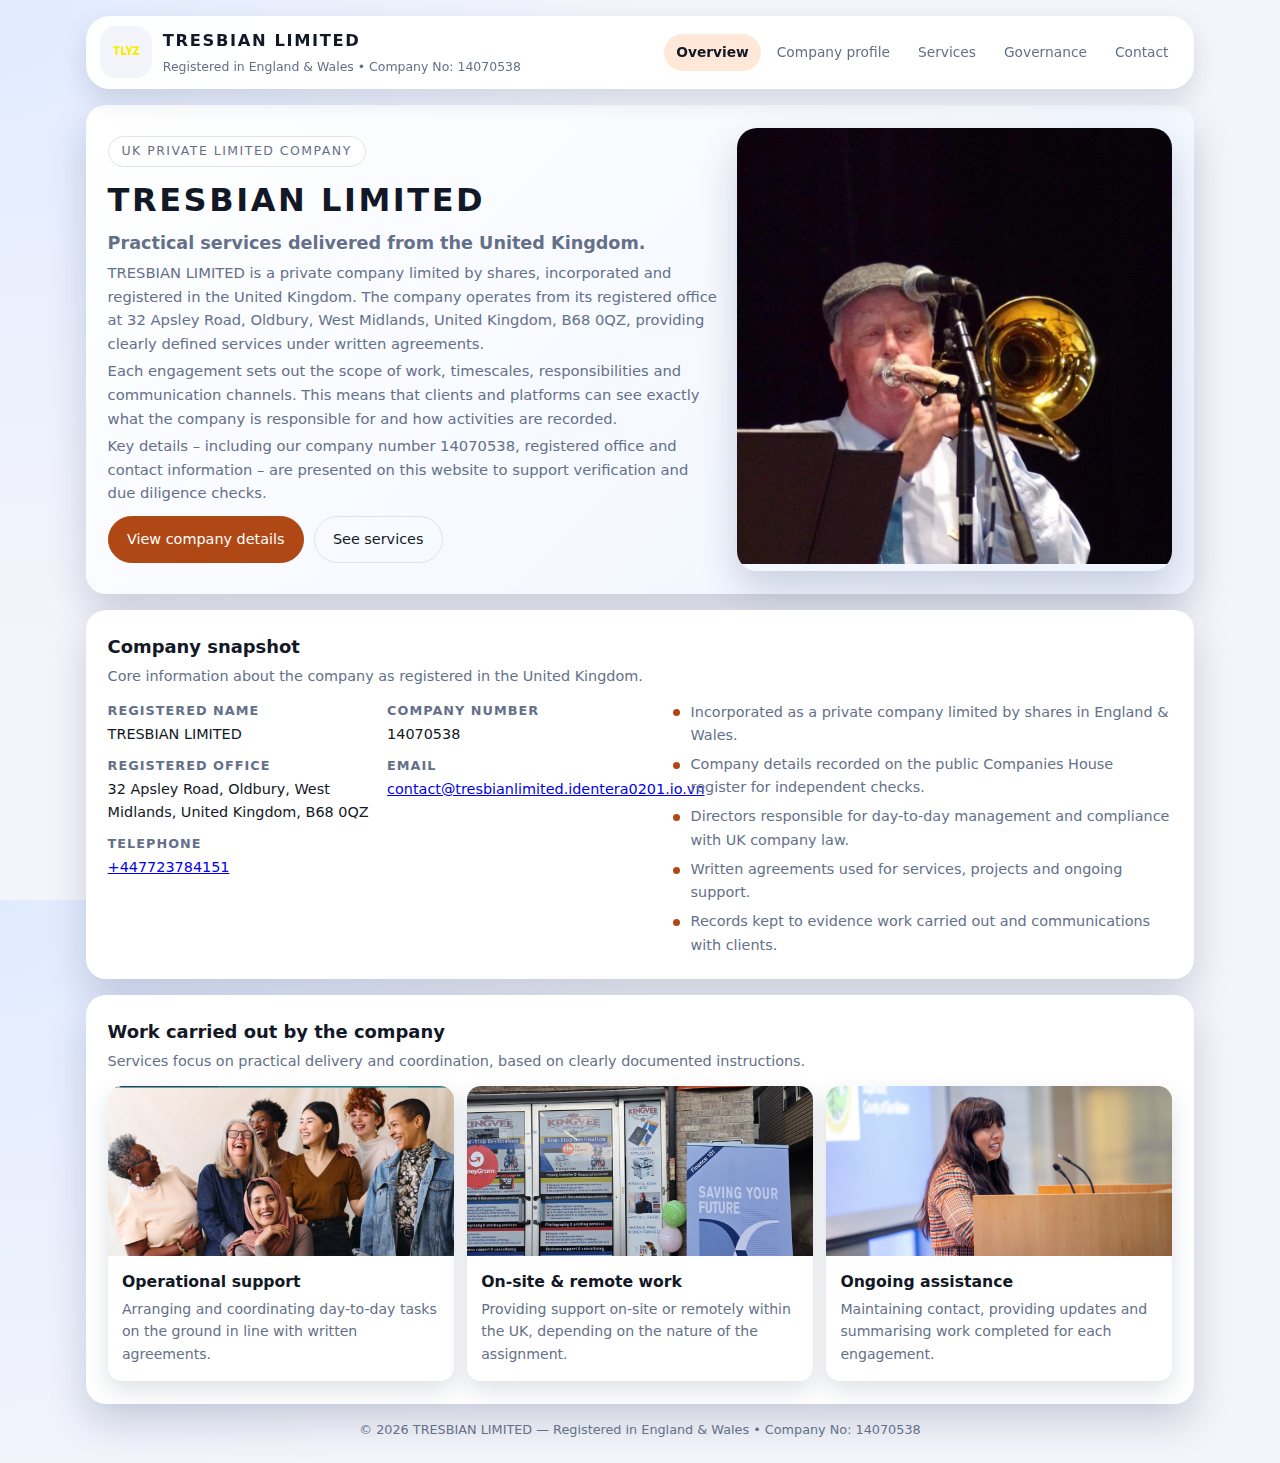
<file: index.html>
<!doctype html>
<html lang="en">
<head>
  <meta charset="utf-8">
  <title>TRESBIAN LIMITED – UK Private Company</title>
  <meta name="viewport" content="width=device-width,initial-scale=1">
  <link rel="stylesheet" href="assets/styles.css">
  <link rel="icon" href="images/logo.png">
  <meta name="description" content="">
<meta name="facebook-domain-verification" content="53pjdwq3z9tba399f8lxrngcj766uh" />
</head>
<body class="theme-3">
  <div class="page">
    <header class="site-header">
      <div class="header-inner">
        <div class="brand-block">
          <img src="images/logo.png" alt="TRESBIAN LIMITED logo" class="brand-logo">
          <div class="brand-text">
            <div class="brand-name">TRESBIAN LIMITED</div>
            <div class="brand-meta">
              Registered in England &amp; Wales • Company No: 14070538
            </div>
          </div>
        </div>
        <button class="nav-toggle js-nav-toggle" aria-label="Toggle navigation">☰</button>
        <nav class="nav js-nav" aria-label="Main navigation">
          <a href="index.html" class="is-active">Overview</a>
          <a href="about.html">Company profile</a>
          <a href="programs.html">Services</a>
          <a href="governance.html">Governance</a>
          <a href="contact.html">Contact</a>
        </nav>
      </div>
    </header>

    <main class="main">
      <!-- HERO -->
      <section class="card card-soft">
        <div class="hero-grid">
          <div>
            <div class="hero-badge">
              UK Private Limited Company
            </div>
            <h1 class="hero-title">
              <span>TRESBIAN LIMITED</span>
              Practical services delivered from the United Kingdom.
            </h1>
            <p class="hero-text">
              TRESBIAN LIMITED is a private company limited by shares, incorporated and registered in the United Kingdom.
              The company operates from its registered office at 32 Apsley Road, Oldbury, West Midlands, United Kingdom, B68 0QZ, providing clearly defined services
              under written agreements.
            </p>
            <p class="hero-text">
              Each engagement sets out the scope of work, timescales, responsibilities and communication channels.
              This means that clients and platforms can see exactly what the company is responsible for and how
              activities are recorded.
            </p>
            <p class="hero-text">
              Key details – including our company number 14070538, registered office and contact information –
              are presented on this website to support verification and due diligence checks.
            </p>
            <div class="hero-actions">
              <a href="about.html" class="btn btn-primary">View company details</a>
              <a href="programs.html" class="btn btn-outline">See services</a>
            </div>
          </div>
          <div class="hero-media">
            <img src="images/hero.jpg" alt="Operations and offices of TRESBIAN LIMITED">
          </div>
        </div>
      </section>

      <!-- SNAPSHOT -->
      <section class="card">
        <h2 class="section-title">Company snapshot</h2>
        <p class="section-sub">
          Core information about the company as registered in the United Kingdom.
        </p>
        <div class="split">
          <div>
            <div class="info-grid">
              <div>
                <div class="info-label">Registered name</div>
                <div class="info-value">TRESBIAN LIMITED</div>
              </div>
              <div>
                <div class="info-label">Company number</div>
                <div class="info-value">14070538</div>
              </div>
              <div>
                <div class="info-label">Registered office</div>
                <div class="info-value">32 Apsley Road, Oldbury, West Midlands, United Kingdom, B68 0QZ</div>
              </div>
              <div>
                <div class="info-label">Email</div>
                <div class="info-value"><a href="mailto:contact@tresbianlimited.identera0201.io.vn">contact@tresbianlimited.identera0201.io.vn</a></div>
              </div>
              <div>
                <div class="info-label">Telephone</div>
                <div class="info-value"><a href="tel:+447723784151">+447723784151</a></div>
              </div>
            </div>
          </div>
          <div>
            <ul class="feature-list">
              <li>Incorporated as a private company limited by shares in England &amp; Wales.</li>
              <li>Company details recorded on the public Companies House register for independent checks.</li>
              <li>Directors responsible for day-to-day management and compliance with UK company law.</li>
              <li>Written agreements used for services, projects and ongoing support.</li>
              <li>Records kept to evidence work carried out and communications with clients.</li>
            </ul>
          </div>
        </div>
      </section>

      <!-- SERVICES PREVIEW -->
      <section class="card">
        <h2 class="section-title">Work carried out by the company</h2>
        <p class="section-sub">
          Services focus on practical delivery and coordination, based on clearly documented instructions.
        </p>
        <div class="tile-grid">
          <article class="tile">
            <img src="images/land.jpg" alt="Operational support">
            <div class="tile-body">
              <h3>Operational support</h3>
              <p>Arranging and coordinating day-to-day tasks on the ground in line with written agreements.</p>
            </div>
          </article>
          <article class="tile">
            <img src="images/jobs.jpg" alt="On-site and remote work">
            <div class="tile-body">
              <h3>On-site &amp; remote work</h3>
              <p>Providing support on-site or remotely within the UK, depending on the nature of the assignment.</p>
            </div>
          </article>
          <article class="tile">
            <img src="images/relief.jpg" alt="Ongoing assistance">
            <div class="tile-body">
              <h3>Ongoing assistance</h3>
              <p>Maintaining contact, providing updates and summarising work completed for each engagement.</p>
            </div>
          </article>
        </div>
      </section>
    </main>

    <footer class="site-footer">
      © <span id="year"></span> TRESBIAN LIMITED — Registered in England &amp; Wales • Company No: 14070538
    </footer>
  </div>

  <script>
    // mobile nav
    const btn = document.querySelector('.js-nav-toggle');
    const nav = document.querySelector('.js-nav');
    if (btn && nav) {
      btn.addEventListener('click', () => {
        const visible = getComputedStyle(nav).display !== 'none';
        nav.style.display = visible ? 'none' : 'flex';
      });
    }
    // footer year
    const y = document.getElementById('year');
    if (y) y.textContent = new Date().getFullYear();
  </script>
</body>
</html>
</file>
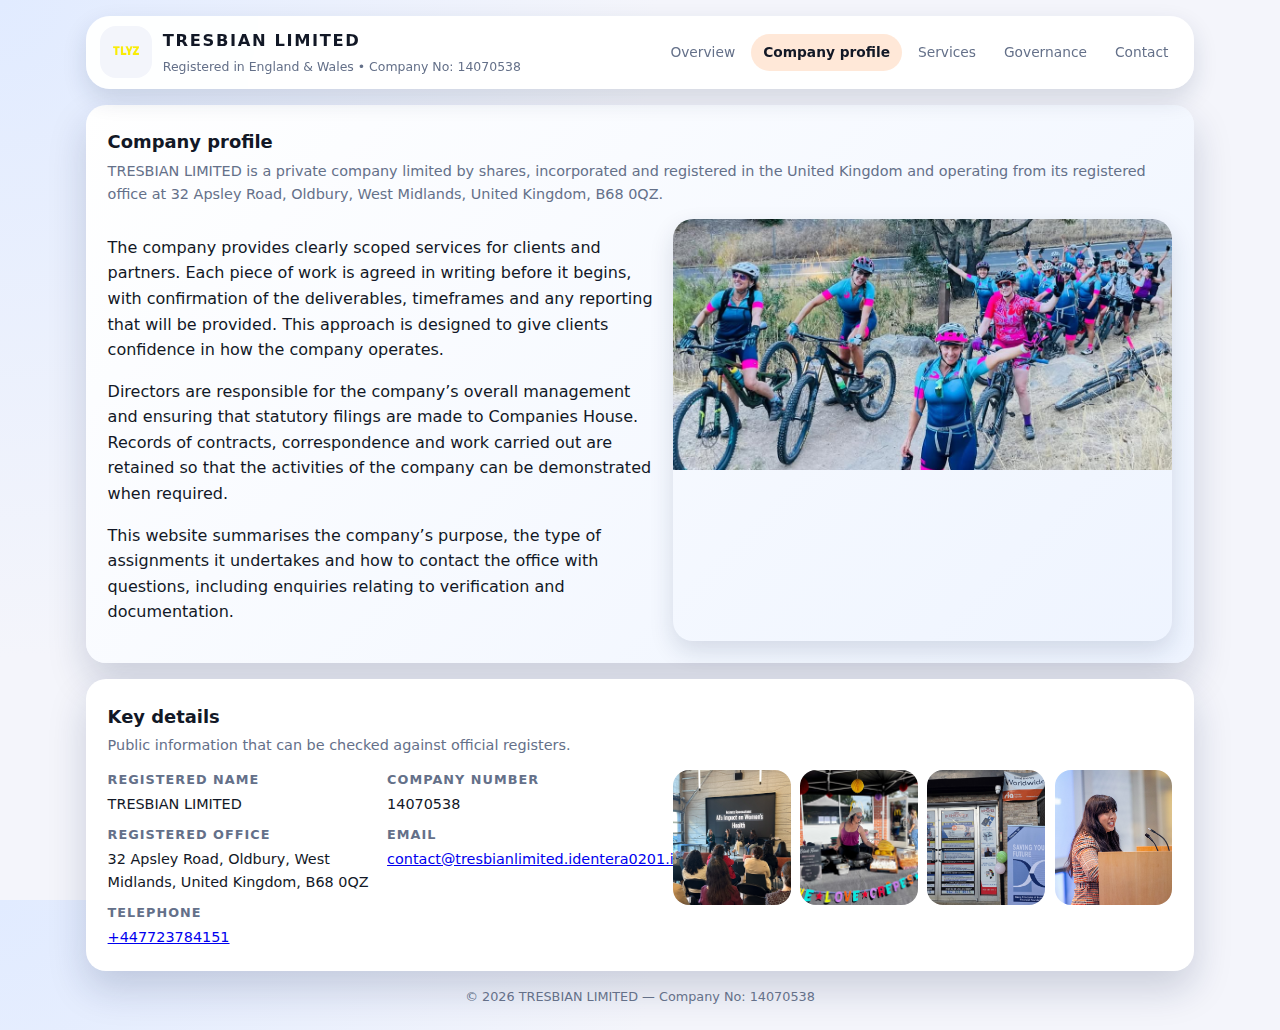
<file: about.html>
<!doctype html>
<html lang="en">
<head>
  <meta charset="utf-8">
  <title>Company profile – TRESBIAN LIMITED</title>
  <meta name="viewport" content="width=device-width,initial-scale=1">
  <link rel="stylesheet" href="assets/styles.css">
  <link rel="icon" href="images/logo.png">
</head>
<body class="theme-3">
  <div class="page">
    <header class="site-header">
      <div class="header-inner">
        <div class="brand-block">
          <img src="images/logo.png" alt="TRESBIAN LIMITED logo" class="brand-logo">
          <div class="brand-text">
            <div class="brand-name">TRESBIAN LIMITED</div>
            <div class="brand-meta">
              Registered in England &amp; Wales • Company No: 14070538
            </div>
          </div>
        </div>
        <button class="nav-toggle js-nav-toggle" aria-label="Toggle navigation">☰</button>
        <nav class="nav js-nav" aria-label="Main navigation">
          <a href="index.html">Overview</a>
          <a href="about.html" class="is-active">Company profile</a>
          <a href="programs.html">Services</a>
          <a href="governance.html">Governance</a>
          <a href="contact.html">Contact</a>
        </nav>
      </div>
    </header>

    <main class="main">
      <section class="card card-soft">
        <h1 class="section-title">Company profile</h1>
        <p class="section-sub">
          TRESBIAN LIMITED is a private company limited by shares, incorporated and registered in the United Kingdom and operating
          from its registered office at 32 Apsley Road, Oldbury, West Midlands, United Kingdom, B68 0QZ.
        </p>
        <div class="split">
          <div>
            <p>
              The company provides clearly scoped services for clients and partners. Each piece of work is agreed in
              writing before it begins, with confirmation of the deliverables, timeframes and any reporting that will be
              provided. This approach is designed to give clients confidence in how the company operates.
            </p>
            <p>
              Directors are responsible for the company’s overall management and ensuring that statutory filings are
              made to Companies House. Records of contracts, correspondence and work carried out are retained so that
              the activities of the company can be demonstrated when required.
            </p>
            <p>
              This website summarises the company’s purpose, the type of assignments it undertakes and how to contact
              the office with questions, including enquiries relating to verification and documentation.
            </p>
          </div>
          <div class="split-figure">
            <img src="images/about.jpg" alt="Team and operations of TRESBIAN LIMITED">
          </div>
        </div>
      </section>

      <section class="card">
        <h2 class="section-title">Key details</h2>
        <p class="section-sub">
          Public information that can be checked against official registers.
        </p>
        <div class="split">
          <div>
            <div class="info-grid">
              <div>
                <div class="info-label">Registered name</div>
                <div class="info-value">TRESBIAN LIMITED</div>
              </div>
              <div>
                <div class="info-label">Company number</div>
                <div class="info-value">14070538</div>
              </div>
              <div>
                <div class="info-label">Registered office</div>
                <div class="info-value">32 Apsley Road, Oldbury, West Midlands, United Kingdom, B68 0QZ</div>
              </div>
              <div>
                <div class="info-label">Email</div>
                <div class="info-value"><a href="mailto:contact@tresbianlimited.identera0201.io.vn">contact@tresbianlimited.identera0201.io.vn</a></div>
              </div>
              <div>
                <div class="info-label">Telephone</div>
                <div class="info-value"><a href="tel:+447723784151">+447723784151</a></div>
              </div>
            </div>
          </div>
          <div>
            <div class="gallery">
              <img src="images/community.jpg" alt="Work with partners and communities">
              <img src="images/education.jpg" alt="Training or operational facilities">
              <img src="images/jobs.jpg" alt="Staff and contractors at work">
              <img src="images/relief.jpg" alt="Logistics and practical support">
            </div>
          </div>
        </div>
      </section>
    </main>

    <footer class="site-footer">
      © <span id="year"></span> TRESBIAN LIMITED — Company No: 14070538
    </footer>
  </div>

  <script>
    const btn = document.querySelector('.js-nav-toggle');
    const nav = document.querySelector('.js-nav');
    if (btn && nav) {
      btn.addEventListener('click', () => {
        const visible = getComputedStyle(nav).display !== 'none';
        nav.style.display = visible ? 'none' : 'flex';
      });
    }
    const y = document.getElementById('year');
    if (y) y.textContent = new Date().getFullYear();
  </script>
</body>
</html>
</file>
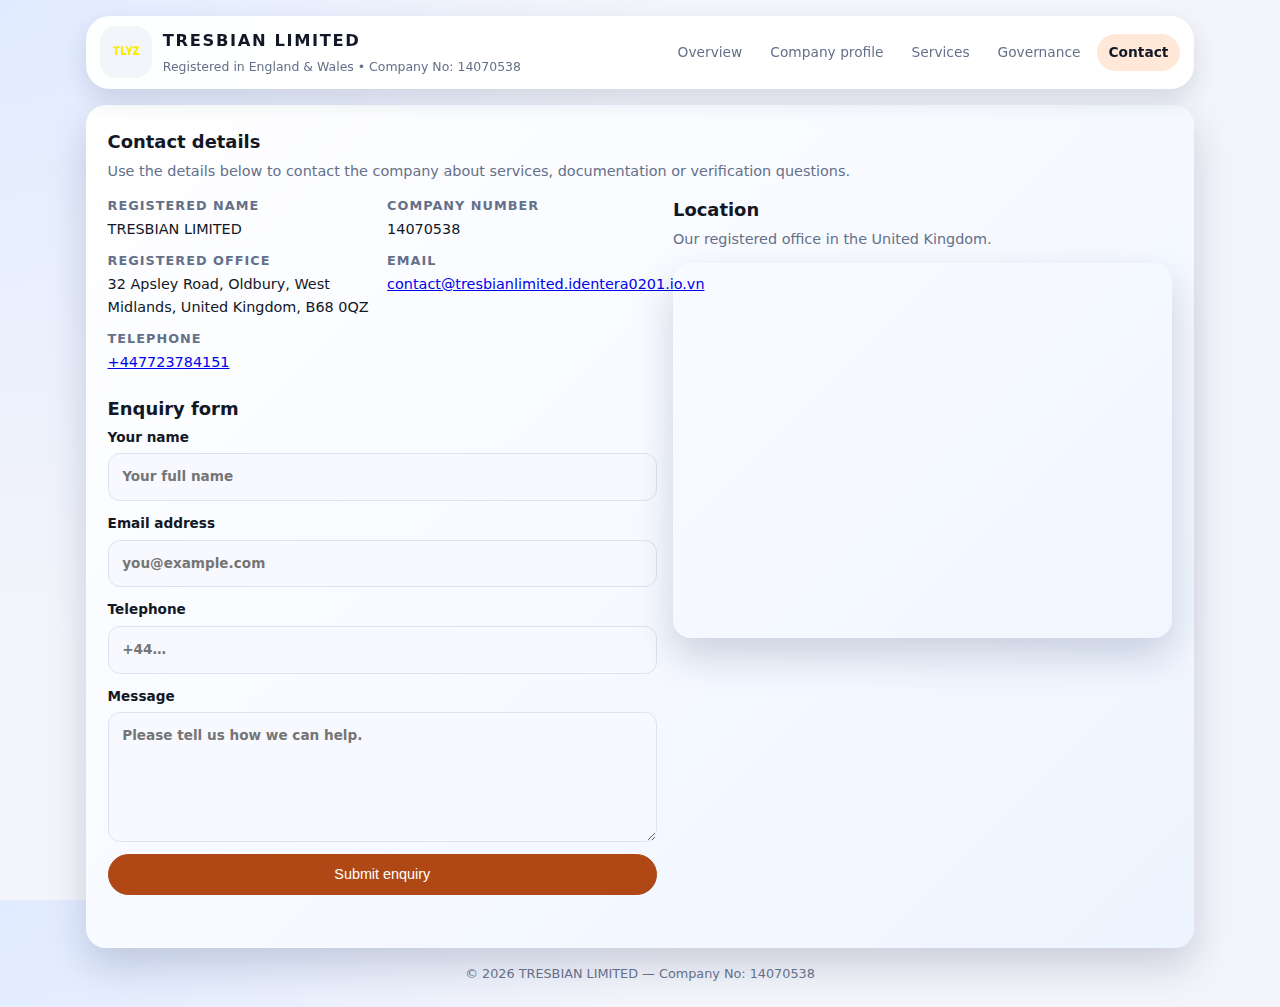
<file: contact.html>
<!doctype html>
<html lang="en">
<head>
  <meta charset="utf-8">
  <title>Contact – TRESBIAN LIMITED</title>
  <meta name="viewport" content="width=device-width,initial-scale=1">
  <link rel="stylesheet" href="assets/styles.css">
  <link rel="icon" href="images/logo.png">
</head>
<body class="theme-3">
  <div class="page">
    <header class="site-header">
      <div class="header-inner">
        <div class="brand-block">
          <img src="images/logo.png" alt="TRESBIAN LIMITED logo" class="brand-logo">
          <div class="brand-text">
            <div class="brand-name">TRESBIAN LIMITED</div>
            <div class="brand-meta">
              Registered in England &amp; Wales • Company No: 14070538
            </div>
          </div>
        </div>
        <button class="nav-toggle js-nav-toggle" aria-label="Toggle navigation">☰</button>
        <nav class="nav js-nav" aria-label="Main navigation">
          <a href="index.html">Overview</a>
          <a href="about.html">Company profile</a>
          <a href="programs.html">Services</a>
          <a href="governance.html">Governance</a>
          <a href="contact.html" class="is-active">Contact</a>
        </nav>
      </div>
    </header>

    <main class="main">
      <section class="card card-soft">
        <h1 class="section-title">Contact details</h1>
        <p class="section-sub">
          Use the details below to contact the company about services, documentation or verification questions.
        </p>
        <div class="contact-grid">
          <div>
            <div class="info-grid">
              <div>
                <div class="info-label">Registered name</div>
                <div class="info-value">TRESBIAN LIMITED</div>
              </div>
              <div>
                <div class="info-label">Company number</div>
                <div class="info-value">14070538</div>
              </div>
              <div>
                <div class="info-label">Registered office</div>
                <div class="info-value">32 Apsley Road, Oldbury, West Midlands, United Kingdom, B68 0QZ</div>
              </div>
              <div>
                <div class="info-label">Email</div>
                <div class="info-value"><a href="mailto:contact@tresbianlimited.identera0201.io.vn">contact@tresbianlimited.identera0201.io.vn</a></div>
              </div>
              <div>
                <div class="info-label">Telephone</div>
                <div class="info-value"><a href="tel:+447723784151">+447723784151</a></div>
              </div>
            </div>

            <h2 class="section-title" style="margin-top:1.3rem;">Enquiry form</h2>
            <form class="form-grid" id="contact-form" action="#" method="post" novalidate>
              <label>
                Your name
                <input type="text" name="name" placeholder="Your full name" required>
              </label>
              <label>
                Email address
                <input type="email" name="email" placeholder="you@example.com" required>
              </label>
              <label>
                Telephone
                <input
                  type="tel"
                  name="phone"
                  placeholder="+44…"
                  inputmode="tel"
                  pattern="[0-9+ ]*"
                  required
                  oninput="this.value=this.value.replace(/[^0-9+ ]/g,'');"
                >
              </label>
              <label>
                Message
                <textarea name="message" placeholder="Please tell us how we can help." required></textarea>
              </label>
              <button type="submit" class="btn btn-primary">Submit enquiry</button>
              <div class="section-sub js-form-status" style="margin-top:0.4rem;"></div>
            </form>
          </div>
          <div>
            <h2 class="section-title">Location</h2>
            <p class="section-sub">Our registered office in the United Kingdom.</p>
            <div class="map-frame">
              <iframe
                loading="lazy"
                referrerpolicy="no-referrer-when-downgrade"
                src="https://www.google.com/maps?q=32+Apsley+Road%2C+Oldbury%2C+West+Midlands%2C+United+Kingdom%2C+B68+0QZ&output=embed">
              </iframe>
            </div>
          </div>
        </div>
      </section>
    </main>

    <footer class="site-footer">
      © <span id="year"></span> TRESBIAN LIMITED — Company No: 14070538
    </footer>
  </div>

  <script>
    // nav mobile
    const btn = document.querySelector('.js-nav-toggle');
    const nav = document.querySelector('.js-nav');
    if (btn && nav) {
      btn.addEventListener('click', () => {
        const visible = getComputedStyle(nav).display !== 'none';
        nav.style.display = visible ? 'none' : 'flex';
      });
    }

    // year
    const y = document.getElementById('year');
    if (y) y.textContent = new Date().getFullYear();

    // form validate + không reload
    const form = document.getElementById('contact-form');
    const statusEl = document.querySelector('.js-form-status');

    if (form) {
      form.addEventListener('submit', function (e) {
        e.preventDefault();

        const name = form.elements['name'].value.trim();
        const email = form.elements['email'].value.trim();
        const phone = form.elements['phone'].value.trim();
        const msg = form.elements['message'].value.trim();

        if (!name || !email || !phone || !msg) {
          if (statusEl) {
            statusEl.textContent = 'Please complete all required fields before sending.';
          } else {
            alert('Please complete all required fields before sending.');
          }
          return;
        }

        if (statusEl) {
          statusEl.textContent = 'Thank you. Your enquiry has been recorded.';
        }
        form.reset();
      });
    }
  </script>
</body>
</html>
</file>
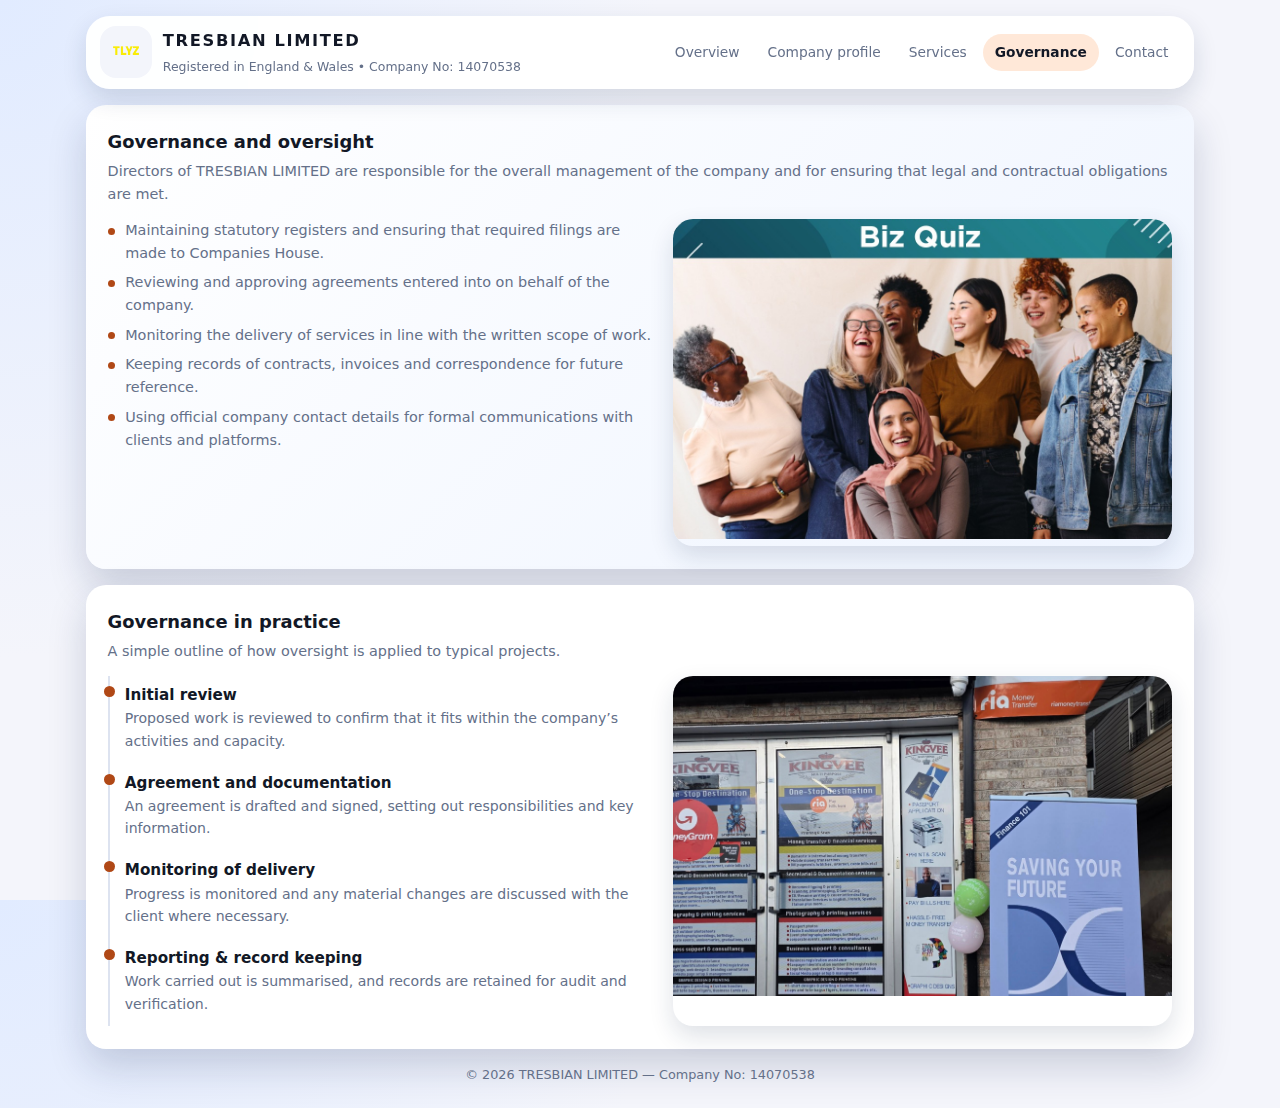
<file: governance.html>
<!doctype html>
<html lang="en">
<head>
  <meta charset="utf-8">
  <title>Governance &amp; oversight – TRESBIAN LIMITED</title>
  <meta name="viewport" content="width=device-width,initial-scale=1">
  <link rel="stylesheet" href="assets/styles.css">
  <link rel="icon" href="images/logo.png">
</head>
<body class="theme-3">
  <div class="page">
    <header class="site-header">
      <div class="header-inner">
        <div class="brand-block">
          <img src="images/logo.png" alt="TRESBIAN LIMITED logo" class="brand-logo">
          <div class="brand-text">
            <div class="brand-name">TRESBIAN LIMITED</div>
            <div class="brand-meta">
              Registered in England &amp; Wales • Company No: 14070538
            </div>
          </div>
        </div>
        <button class="nav-toggle js-nav-toggle" aria-label="Toggle navigation">☰</button>
        <nav class="nav js-nav" aria-label="Main navigation">
          <a href="index.html">Overview</a>
          <a href="about.html">Company profile</a>
          <a href="programs.html">Services</a>
          <a href="governance.html" class="is-active">Governance</a>
          <a href="contact.html">Contact</a>
        </nav>
      </div>
    </header>

    <main class="main">
      <section class="card card-soft">
        <h1 class="section-title">Governance and oversight</h1>
        <p class="section-sub">
          Directors of TRESBIAN LIMITED are responsible for the overall management of the company and for ensuring that legal and
          contractual obligations are met.
        </p>
        <div class="split">
          <div>
            <ul class="feature-list">
              <li>Maintaining statutory registers and ensuring that required filings are made to Companies House.</li>
              <li>Reviewing and approving agreements entered into on behalf of the company.</li>
              <li>Monitoring the delivery of services in line with the written scope of work.</li>
              <li>Keeping records of contracts, invoices and correspondence for future reference.</li>
              <li>Using official company contact details for formal communications with clients and platforms.</li>
            </ul>
          </div>
          <div class="split-figure">
            <img src="images/land.jpg" alt="Structured governance and reporting">
          </div>
        </div>
      </section>

      <section class="card">
        <h2 class="section-title">Governance in practice</h2>
        <p class="section-sub">
          A simple outline of how oversight is applied to typical projects.
        </p>
        <div class="split">
          <div>
            <ol class="timeline">
              <li class="timeline-item">
                <div class="timeline-title">Initial review</div>
                <div class="timeline-body">
                  Proposed work is reviewed to confirm that it fits within the company’s activities and capacity.
                </div>
              </li>
              <li class="timeline-item">
                <div class="timeline-title">Agreement and documentation</div>
                <div class="timeline-body">
                  An agreement is drafted and signed, setting out responsibilities and key information.
                </div>
              </li>
              <li class="timeline-item">
                <div class="timeline-title">Monitoring of delivery</div>
                <div class="timeline-body">
                  Progress is monitored and any material changes are discussed with the client where necessary.
                </div>
              </li>
              <li class="timeline-item">
                <div class="timeline-title">Reporting &amp; record keeping</div>
                <div class="timeline-body">
                  Work carried out is summarised, and records are retained for audit and verification.
                </div>
              </li>
            </ol>
          </div>
          <div class="split-figure">
            <img src="images/jobs.jpg" alt="Directors overseeing activities">
          </div>
        </div>
      </section>
    </main>

    <footer class="site-footer">
      © <span id="year"></span> TRESBIAN LIMITED — Company No: 14070538
    </footer>
  </div>

  <script>
    const btn = document.querySelector('.js-nav-toggle');
    const nav = document.querySelector('.js-nav');
    if (btn && nav) {
      btn.addEventListener('click', () => {
        const visible = getComputedStyle(nav).display !== 'none';
        nav.style.display = visible ? 'none' : 'flex';
      });
    }
    const y = document.getElementById('year');
    if (y) y.textContent = new Date().getFullYear();
  </script>
</body>
</html>
</file>
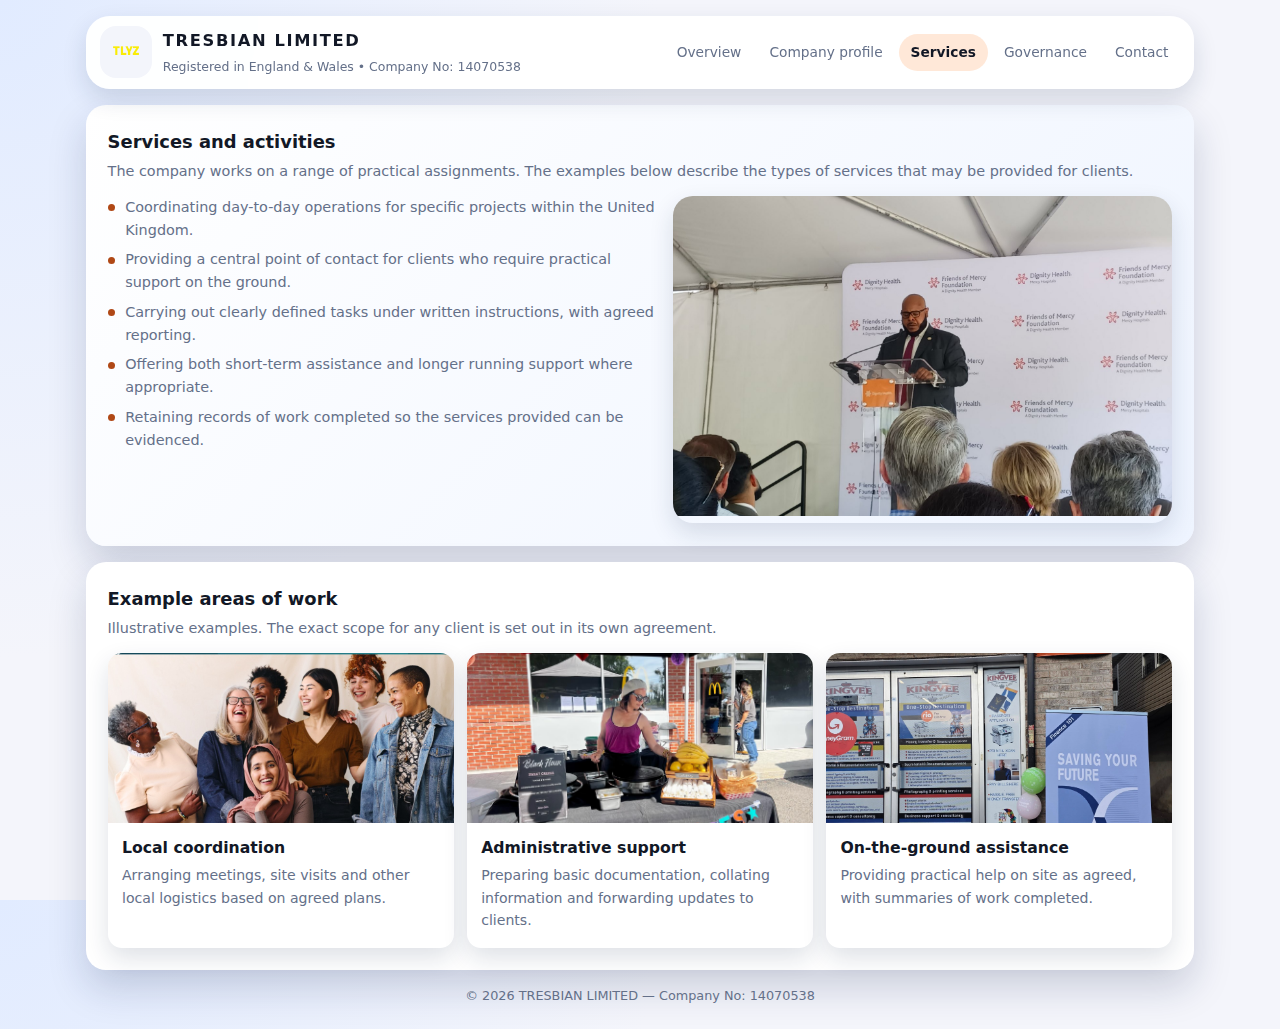
<file: programs.html>
<!doctype html>
<html lang="en">
<head>
  <meta charset="utf-8">
  <title>Services &amp; activities – TRESBIAN LIMITED</title>
  <meta name="viewport" content="width=device-width,initial-scale=1">
  <link rel="stylesheet" href="assets/styles.css">
  <link rel="icon" href="images/logo.png">
</head>
<body class="theme-3">
  <div class="page">
    <header class="site-header">
      <div class="header-inner">
        <div class="brand-block">
          <img src="images/logo.png" alt="TRESBIAN LIMITED logo" class="brand-logo">
          <div class="brand-text">
            <div class="brand-name">TRESBIAN LIMITED</div>
            <div class="brand-meta">
              Registered in England &amp; Wales • Company No: 14070538
            </div>
          </div>
        </div>
        <button class="nav-toggle js-nav-toggle" aria-label="Toggle navigation">☰</button>
        <nav class="nav js-nav" aria-label="Main navigation">
          <a href="index.html">Overview</a>
          <a href="about.html">Company profile</a>
          <a href="programs.html" class="is-active">Services</a>
          <a href="governance.html">Governance</a>
          <a href="contact.html">Contact</a>
        </nav>
      </div>
    </header>

    <main class="main">
      <section class="card card-soft">
        <h1 class="section-title">Services and activities</h1>
        <p class="section-sub">
          The company works on a range of practical assignments. The examples below describe the types of services that
          may be provided for clients.
        </p>
        <div class="split">
          <div>
            <ul class="feature-list">
              <li>Coordinating day-to-day operations for specific projects within the United Kingdom.</li>
              <li>Providing a central point of contact for clients who require practical support on the ground.</li>
              <li>Carrying out clearly defined tasks under written instructions, with agreed reporting.</li>
              <li>Offering both short-term assistance and longer running support where appropriate.</li>
              <li>Retaining records of work completed so the services provided can be evidenced.</li>
            </ul>
          </div>
          <div class="split-figure">
            <img src="images/programs.jpg" alt="Typical activities carried out by TRESBIAN LIMITED">
          </div>
        </div>
      </section>

      <section class="card">
        <h2 class="section-title">Example areas of work</h2>
        <p class="section-sub">
          Illustrative examples. The exact scope for any client is set out in its own agreement.
        </p>
        <div class="tile-grid">
          <article class="tile">
            <img src="images/land.jpg" alt="Local coordination">
            <div class="tile-body">
              <h3>Local coordination</h3>
              <p>Arranging meetings, site visits and other local logistics based on agreed plans.</p>
            </div>
          </article>
          <article class="tile">
            <img src="images/education.jpg" alt="Administrative support">
            <div class="tile-body">
              <h3>Administrative support</h3>
              <p>Preparing basic documentation, collating information and forwarding updates to clients.</p>
            </div>
          </article>
          <article class="tile">
            <img src="images/jobs.jpg" alt="On-the-ground assistance">
            <div class="tile-body">
              <h3>On-the-ground assistance</h3>
              <p>Providing practical help on site as agreed, with summaries of work completed.</p>
            </div>
          </article>
        </div>
      </section>
    </main>

    <footer class="site-footer">
      © <span id="year"></span> TRESBIAN LIMITED — Company No: 14070538
    </footer>
  </div>

  <script>
    const btn = document.querySelector('.js-nav-toggle');
    const nav = document.querySelector('.js-nav');
    if (btn && nav) {
      btn.addEventListener('click', () => {
        const visible = getComputedStyle(nav).display !== 'none';
        nav.style.display = visible ? 'none' : 'flex';
      });
    }
    const y = document.getElementById('year');
    if (y) y.textContent = new Date().getFullYear();
  </script>
</body>
</html>
</file>
<file: assets/styles.css>
:root {
  --bg: #f4f5fb;
  --bg-soft: #ffffff;
  --text: #121826;
  --muted: #647089;
  --border: #dde3f0;
  --brand: #0f6acb;
  --brand-soft: #e5f0ff;
  --radius-lg: 20px;
  --radius-md: 14px;
  --shadow-lg: 0 18px 38px rgba(15, 35, 80, 0.18);
  --shadow-md: 0 10px 24px rgba(20, 40, 80, 0.14);
}

*,
*::before,
*::after {
  box-sizing: border-box;
}

html, body {
  margin: 0;
  padding: 0;
  height: 100%;
}

body {
  font-family: system-ui, -apple-system, "Segoe UI", Roboto, Helvetica, Arial, sans-serif;
  background: radial-gradient(circle at top left, #e1ebff 0, #f4f5fb 42%, #f4f5fb 100%);
  color: var(--text);
  line-height: 1.6;
}

/* PAGE SHELL */

.page {
  max-width: 1140px;
  margin: 0 auto;
  padding: 1rem 1rem 1.4rem;
}

/* HEADER / NAV */

.site-header {
  background: rgba(255, 255, 255, 0.96);
  backdrop-filter: blur(14px);
  border-radius: 24px;
  box-shadow: var(--shadow-md);
  padding: 0.65rem 0.85rem;
  margin-bottom: 1rem;
}

.header-inner {
  display: flex;
  align-items: center;
  gap: 0.9rem;
}

/* BRAND BLOCK: logo, name, registered line (dọc) */

.brand-block {
  display: flex;
  align-items: center;
  gap: 0.7rem;
  flex: 1;
}

.brand-logo {
  width: 52px;
  height: 52px;
  border-radius: 16px;
  object-fit: contain;
  background: #f3f5fb;
  padding: 4px;
}

.brand-text {
  display: flex;
  flex-direction: column;
  gap: 0.15rem;
}

.brand-name {
  font-size: 1.02rem;
  font-weight: 800;
  text-transform: uppercase;
  letter-spacing: 0.1em;
}

.brand-meta {
  font-size: 0.78rem;
  color: var(--muted);
}

/* NAV LINKS */

.nav-toggle {
  border: 0;
  background: #eef2ff;
  border-radius: 12px;
  width: 34px;
  height: 34px;
  display: inline-flex;
  align-items: center;
  justify-content: center;
  font-size: 1.3rem;
  cursor: pointer;
}

.nav {
  display: none;
  flex-wrap: wrap;
  gap: 0.25rem;
}

.nav a {
  font-size: 0.86rem;
  padding: 0.45rem 0.75rem;
  border-radius: 999px;
  color: var(--muted);
  text-decoration: none;
}

.nav a.is-active {
  background: var(--brand-soft);
  color: var(--text);
  font-weight: 600;
}

.nav a:hover {
  background: #edf1ff;
}

/* MAIN LAYOUT */

.main {
  display: grid;
  grid-template-columns: minmax(0, 1fr);
  gap: 1rem;
}

/* GENERIC CARD */

.card {
  background: var(--bg-soft);
  border-radius: var(--radius-lg);
  box-shadow: var(--shadow-lg);
  padding: 1.45rem 1.35rem 1.4rem;
}

.card-soft {
  background: linear-gradient(135deg, #ffffff, #eef4ff);
}

/* HERO SECTION */

.hero-grid {
  display: grid;
  grid-template-columns: minmax(0, 1fr);
  gap: 1.2rem;
  align-items: center;
}

.hero-badge {
  display: inline-flex;
  align-items: center;
  gap: 0.4rem;
  padding: 0.28rem 0.8rem;
  border-radius: 999px;
  border: 1px solid var(--border);
  background: rgba(255, 255, 255, 0.9);
  font-size: 0.78rem;
  text-transform: uppercase;
  letter-spacing: 0.12em;
  color: var(--muted);
}

.hero-title {
  margin: 0.5rem 0 0.2rem;
  font-size: 1.1rem;
  font-weight: 600;
  color: var(--muted);
}

.hero-title span {
  display: block;
  text-transform: uppercase;
  letter-spacing: 0.08em;
  font-size: 2rem;
  color: var(--text);
  font-weight: 800;
  margin-bottom: 0.2rem;
}

.hero-text {
  font-size: 0.92rem;
  color: var(--muted);
  margin: 0.25rem 0;
}

.hero-actions {
  display: flex;
  flex-wrap: wrap;
  gap: 0.6rem;
  margin-top: 0.7rem;
}

.btn {
  display: inline-flex;
  align-items: center;
  justify-content: center;
  padding: 0.7rem 1.15rem;
  border-radius: 999px;
  border: 1px solid var(--border);
  background: #ffffff;
  font-size: 0.9rem;
  cursor: pointer;
  text-decoration: none;
  color: var(--text);
}

.btn-primary {
  background: var(--brand);
  border-color: var(--brand);
  color: #ffffff;
}

.btn-outline {
  background: transparent;
}

.btn:hover {
  box-shadow: var(--shadow-md);
  text-decoration: none;
}

.hero-media {
  border-radius: var(--radius-lg);
  overflow: hidden;
  box-shadow: var(--shadow-lg);
}

.hero-media img {
  width: 100%;
  height: 100%;
  object-fit: cover;
}

/* SECTION TITLES */

.section-title {
  font-size: 1.12rem;
  font-weight: 700;
  margin: 0 0 0.2rem;
}

.section-sub {
  font-size: 0.9rem;
  color: var(--muted);
  margin: 0 0 0.8rem;
}

/* INFO GRID */

.info-grid {
  display: grid;
  grid-template-columns: minmax(0, 1fr);
  gap: 0.6rem;
  font-size: 0.9rem;
}

.info-label {
  font-size: 0.8rem;
  font-weight: 600;
  color: var(--muted);
  text-transform: uppercase;
  letter-spacing: 0.08em;
}

.info-value {
  margin-top: 0.12rem;
}

/* FEATURE LIST */

.feature-list {
  list-style: none;
  margin: 0;
  padding: 0;
  display: grid;
  gap: 0.4rem;
  font-size: 0.9rem;
}

.feature-list li {
  padding-left: 1.1rem;
  position: relative;
  color: var(--muted);
}

.feature-list li::before {
  content: "";
  position: absolute;
  left: 0;
  top: 0.55rem;
  width: 7px;
  height: 7px;
  border-radius: 999px;
  background: var(--brand);
}

/* TILE GRID (SERVICES PREVIEW) */

.tile-grid {
  display: grid;
  grid-template-columns: minmax(0, 1fr);
  gap: 0.8rem;
}

.tile {
  background: #ffffff;
  border-radius: var(--radius-md);
  box-shadow: var(--shadow-md);
  overflow: hidden;
}

.tile img {
  width: 100%;
  height: 170px;
  object-fit: cover;
  display: block;
}

.tile-body {
  padding: 0.8rem 0.9rem 1rem;
}

.tile-body h3 {
  font-size: 0.98rem;
  margin: 0 0 0.25rem;
}

.tile-body p {
  font-size: 0.88rem;
  margin: 0;
  color: var(--muted);
}

/* SPLIT LAYOUT (ABOUT, SERVICES, GOVERNANCE, CONTACT) */

.split {
  display: grid;
  grid-template-columns: minmax(0, 1fr);
  gap: 1rem;
}

/* Large illustration images – keep inside card, không phóng quá */

.split-figure {
  border-radius: 20px;
  overflow: hidden;
  box-shadow: var(--shadow-md);
}

.split-figure img {
  width: 100%;
  height: auto;
  max-height: 320px;
  object-fit: cover;
}

/* GALLERY */

.gallery {
  display: grid;
  grid-template-columns: repeat(2, minmax(0, 1fr));
  gap: 0.6rem;
}

.gallery img {
  width: 100%;
  height: 135px;
  object-fit: cover;
  border-radius: 16px;
}

/* TIMELINE (GOVERNANCE) */

.timeline {
  list-style: none;
  margin: 0;
  padding: 0;
  border-left: 2px solid var(--border);
}

.timeline-item {
  position: relative;
  padding: 0.45rem 0 0.7rem 0.95rem;
}

.timeline-item::before {
  content: "";
  position: absolute;
  left: -6px;
  top: 0.65rem;
  width: 11px;
  height: 11px;
  border-radius: 999px;
  background: var(--brand);
}

.timeline-title {
  font-size: 0.95rem;
  font-weight: 600;
}

.timeline-body {
  font-size: 0.88rem;
  color: var(--muted);
}

/* CONTACT */

.contact-grid {
  display: grid;
  grid-template-columns: minmax(0, 1fr);
  gap: 1rem;
}

.form-grid {
  display: grid;
  grid-template-columns: minmax(0, 1fr);
  gap: 0.75rem;
}

label {
  display: grid;
  gap: 0.3rem;
  font-size: 0.85rem;
  font-weight: 600;
}

input,
textarea {
  font: inherit;
  border-radius: 12px;
  border: 1px solid var(--border);
  padding: 0.75rem 0.85rem;
  background: #f8f9ff;
  outline: 0;
}

textarea {
  min-height: 130px;
  resize: vertical;
}

input:focus,
textarea:focus {
  border-color: var(--brand);
  box-shadow: 0 0 0 1px rgba(15, 106, 203, 0.3);
}

/* Map cao tương đương form */

.map-frame iframe {
  width: 100%;
  border: 0;
  border-radius: 18px;
  box-shadow: var(--shadow-lg);
  aspect-ratio: 4/3;
  min-height: 360px;
}

/* FOOTER */

.site-footer {
  margin-top: 1rem;
  font-size: 0.8rem;
  color: var(--muted);
  text-align: center;
}

/* ===== THEME VARIANTS (cho script .py) ===== */

body.theme-1 {
  --brand: #0f6acb;
  --brand-soft: #e5f0ff;
}

body.theme-2 {
  --brand: #0f7a4b;
  --brand-soft: #e3f5eb;
}

body.theme-3 {
  --brand: #b04816;
  --brand-soft: #ffe8d8;
}

body.theme-4 {
  --brand: #6c3fb2;
  --brand-soft: #efe5ff;
}

body.theme-5 {
  --brand: #c0365b;
  --brand-soft: #ffe3ec;
}

/* ===== RESPONSIVE ===== */

@media (min-width: 768px) {
  .header-inner {
    gap: 1.2rem;
  }
  .nav-toggle {
    display: none;
  }
  .nav {
    display: flex !important;
  }
  .hero-grid {
    grid-template-columns: minmax(0, 1.4fr) minmax(260px, 1fr);
  }
  .info-grid {
    grid-template-columns: repeat(2, minmax(0, 1fr));
  }
  .tile-grid {
    grid-template-columns: repeat(3, minmax(0, 1fr));
  }
  .split {
    grid-template-columns: minmax(0, 1.1fr) minmax(260px, 1fr);
  }
  .gallery {
    grid-template-columns: repeat(4, minmax(0, 1fr));
  }
  .contact-grid {
    grid-template-columns: minmax(0, 1.1fr) minmax(260px, 1fr);
  }
}
</file>
